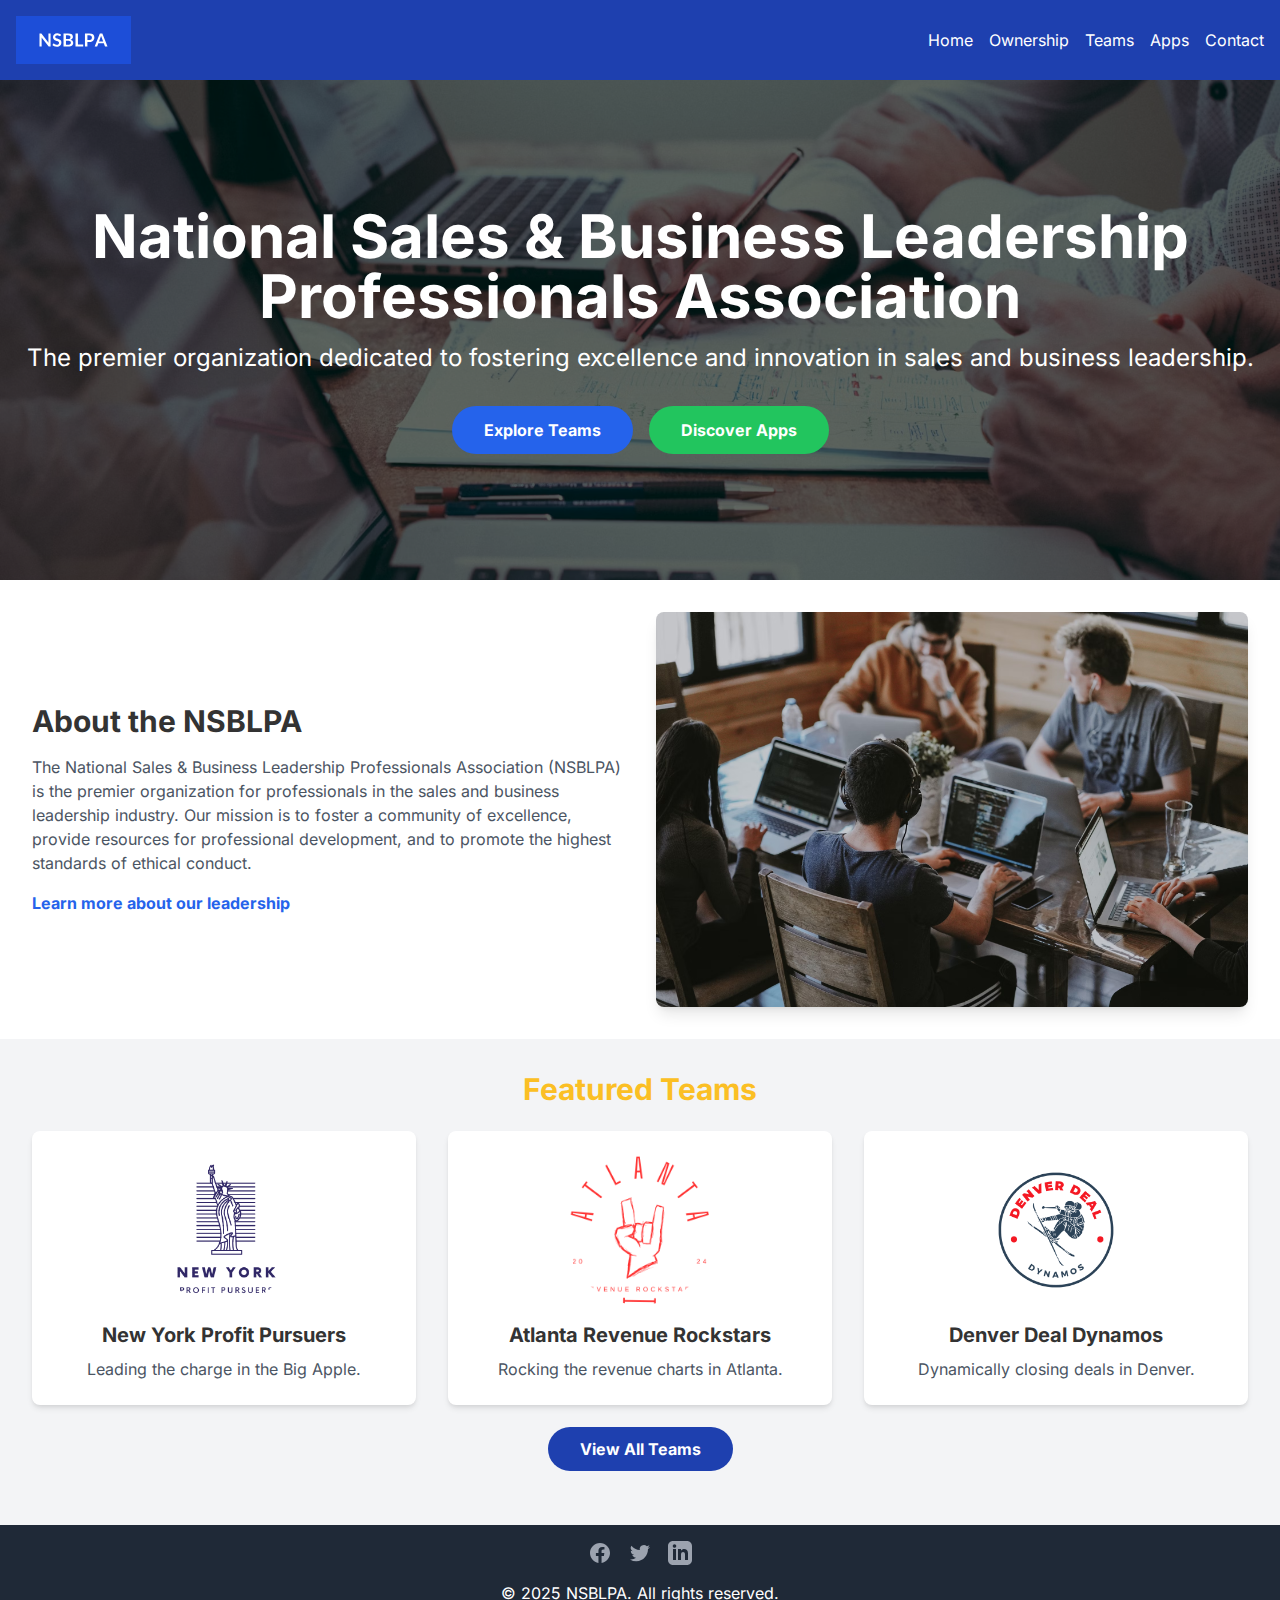
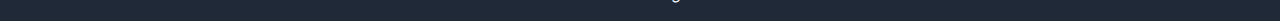
<file: index.html>
<!DOCTYPE html>
<html lang="en">
<head>
    <meta charset="UTF-8">
    <meta name="viewport" content="width=device-width, initial-scale=1.0">
    <title>NSBLPA Prototype</title>
    <link rel="apple-touch-icon" href="./assets/images/logo.svg">
    <link rel="shortcut icon" type="image/x-icon" href="./assets/images/logo.svg">
    <link rel="stylesheet" href="./assets/style/interFont.css">
    <script src="./assets/script/tailwindcss.js"></script>
    <link rel="stylesheet" href="./assets/style/styles.css">
</head>
<body class="bg-gray-100">

    <header class="bg-blue-800 text-white p-4">
        <div class="container mx-auto flex justify-between items-center">
            <a href="index.html">
                <img src="./assets/images/logo.svg" alt="NSBLPA Logo" class="h-12">
            </a>
            <nav class="hidden md:flex space-x-4">
                <a href="index.html" class="hover:text-gray-300">Home</a>
                <a href="ownership.html" class="hover:text-gray-300">Ownership</a>
                <a href="teams.html" class="hover:text-gray-300">Teams</a>
                <a href="apps.html" class="hover:text-gray-300">Apps</a>
                <a href="contact.html" class="hover:text-gray-300">Contact</a>
            </nav>
            <div class="md:hidden">
                <button id="mobile-menu-button" class="text-white focus:outline-none" aria-controls="mobile-menu" aria-expanded="false">
                    <svg class="w-6 h-6" fill="none" stroke="currentColor" viewBox="0 0 24 24" xmlns="http://www.w3.org/2000/svg">
                        <path stroke-linecap="round" stroke-linejoin="round" stroke-width="2" d="M4 6h16M4 12h16m-7 6h7"></path>
                    </svg>
                </button>
            </div>
        </div>
        <div id="mobile-menu" class="hidden md:hidden">
            <a href="index.html" class="block py-2 px-4 text-sm hover:bg-blue-700">Home</a>
            <a href="ownership.html" class="block py-2 px-4 text-sm hover:bg-blue-700">Ownership</a>
            <a href="teams.html" class="block py-2 px-4 text-sm hover:bg-blue-700">Teams</a>
            <a href="apps.html" class="block py-2 px-4 text-sm hover:bg-blue-700">Apps</a>
            <a href="contact.html" class="block py-2 px-4 text-sm hover:bg-blue-700">Contact</a>
        </div>
    </header>

    <main>
        <div class="relative bg-cover bg-center h-[500px]" style="background-image: url('./assets/images/banner/homepage.png')">
            <div class="absolute inset-0 bg-black opacity-60"></div>
            <div class="relative container mx-auto h-full flex flex-col justify-center items-center text-center text-white p-4">
                <h1 class="text-4xl md:text-6xl font-bold mb-4">National Sales & Business Leadership Professionals Association</h1>
                <p class="text-lg md:text-2xl mb-8">The premier organization dedicated to fostering excellence and innovation in sales and business leadership.</p>
                <div class="flex flex-col sm:flex-row space-y-4 sm:space-y-0 sm:space-x-4">
                    <a href="teams.html" class="bg-blue-600 text-white px-8 py-3 rounded-full font-bold hover:bg-blue-700 transition duration-300 ease-in-out">Explore Teams</a>
                    <a href="apps.html" class="bg-green-500 text-white px-8 py-3 rounded-full font-bold hover:bg-green-600 transition duration-300 ease-in-out">Discover Apps</a>
                </div>
            </div>
        </div>

        <div class="bg-white">
            <div class="container mx-auto p-8">
                <div class="grid grid-cols-1 md:grid-cols-2 gap-8 items-center">
                    <div>
                        <h2 class="text-3xl font-bold mb-4">About the NSBLPA</h2>
                        <p class="text-gray-600 mb-4">The National Sales & Business Leadership Professionals Association (NSBLPA) is the premier organization for professionals in the sales and business leadership industry. Our mission is to foster a community of excellence, provide resources for professional development, and to promote the highest standards of ethical conduct.</p>
                        <a href="ownership.html" class="text-blue-600 hover:underline font-bold">Learn more about our leadership</a>
                    </div>
                    <div>
                        <img src="./assets/images/ownership.png" alt="A group of professionals in a meeting" class="rounded-lg shadow-lg">
                    </div>
                </div>
            </div>
        </div>

        <div class="container mx-auto p-8">
            <h2 class="text-3xl font-bold mb-6 text-secondary text-center">Featured Teams</h2>
            <div class="grid grid-cols-1 md:grid-cols-3 gap-8">
                <a href="teams.html" class="card p-6 text-center">
                    <img src="./assets/images/new-york-profit-pursuers.png" alt="New York Profit Pursuers Logo" class="mx-auto mb-4 rounded-full w-[150px] h-[150px] object-cover">
                    <h3 class="text-xl font-bold mb-2">New York Profit Pursuers</h3>
                    <p class="text-gray-600">Leading the charge in the Big Apple.</p>
                </a>
                <a href="teams.html" class="card p-6 text-center">
                    <img src="./assets/images/atlanta-revenure-rockers.png" alt="Atlanta Revenue Rockstars Logo" class="mx-auto mb-4 rounded-full w-[150px] h-[150px] object-cover">
                    <h3 class="text-xl font-bold mb-2">Atlanta Revenue Rockstars</h3>
                    <p class="text-gray-600">Rocking the revenue charts in Atlanta.</p>
                </a>
                <a href="teams.html" class="card p-6 text-center">
                    <img src="./assets/images/denver-deal-dynamos.png" alt="Denver Deal Dynamos Logo" class="mx-auto mb-4 rounded-full w-[150px] h-[150px] object-cover">
                    <h3 class="text-xl font-bold mb-2">Denver Deal Dynamos</h3>
                    <p class="text-gray-600">Dynamically closing deals in Denver.</p>
                </a>
            </div>
            <div class="text-center mt-8">
                <a href="teams.html" class="bg-blue-800 text-white px-8 py-3 rounded-full font-bold hover:bg-blue-700 btn-primary">View All Teams</a>
            </div>
        </div>
    </main>

    <footer class="bg-gray-800 text-white p-4 mt-8">
        <div class="container mx-auto text-center">
            <div class="flex justify-center space-x-4 mb-4">
                <a href="#" class="text-gray-400 hover:text-white"><svg class="w-6 h-6" fill="currentColor" viewBox="0 0 24 24" aria-hidden="true"><path fill-rule="evenodd" d="M22 12c0-5.523-4.477-10-10-10S2 6.477 2 12c0 4.991 3.657 9.128 8.438 9.878v-6.987h-2.54V12h2.54V9.797c0-2.506 1.492-3.89 3.777-3.89 1.094 0 2.238.195 2.238.195v2.46h-1.26c-1.243 0-1.63.771-1.63 1.562V12h2.773l-.443 2.89h-2.33v6.988C18.343 21.128 22 16.991 22 12z" clip-rule="evenodd" /></svg></a>
                <a href="#" class="text-gray-400 hover:text-white"><svg class="w-6 h-6" fill="currentColor" viewBox="0 0 24 24" aria-hidden="true"><path d="M8.29 20.251c7.547 0 11.675-6.253 11.675-11.675 0-.178 0-.355-.012-.53A8.348 8.348 0 0022 5.92a8.19 8.19 0 01-2.357.646 4.118 4.118 0 001.804-2.27 8.224 8.224 0 01-2.605.996 4.107 4.107 0 00-6.993 3.743 11.65 11.65 0 01-8.457-4.287 4.106 4.106 0 001.27 5.477A4.072 4.072 0 012.8 9.71v.052a4.105 4.105 0 003.292 4.022 4.095 4.095 0 01-1.853.07 4.108 4.108 0 003.834 2.85A8.233 8.233 0 012 18.407a11.616 11.616 0 006.29 1.84" /></svg></a>
                <a href="#" class="text-gray-400 hover:text-white"><svg class="w-6 h-6" fill="currentColor" viewBox="0 0 24 24" aria-hidden="true"><path d="M19 0h-14c-2.761 0-5 2.239-5 5v14c0 2.761 2.239 5 5 5h14c2.762 0 5-2.239 5-5v-14c0-2.761-2.238-5-5-5zm-11 19h-3v-11h3v11zm-1.5-12.268c-.966 0-1.75-.79-1.75-1.764s.784-1.764 1.75-1.764 1.75.79 1.75 1.764-.783 1.764-1.75 1.764zm13.5 12.268h-3v-5.604c0-3.368-4-3.113-4 0v5.604h-3v-11h3v1.765c1.396-2.586 7-2.777 7 2.476v6.759z"/></svg></a>
            </div>
            <p>&copy; 2025 NSBLPA. All rights reserved.</p>
        </div>
    </footer>

    <script src="assets/script/scripts.js"></script>
</body>
</html>
</file>
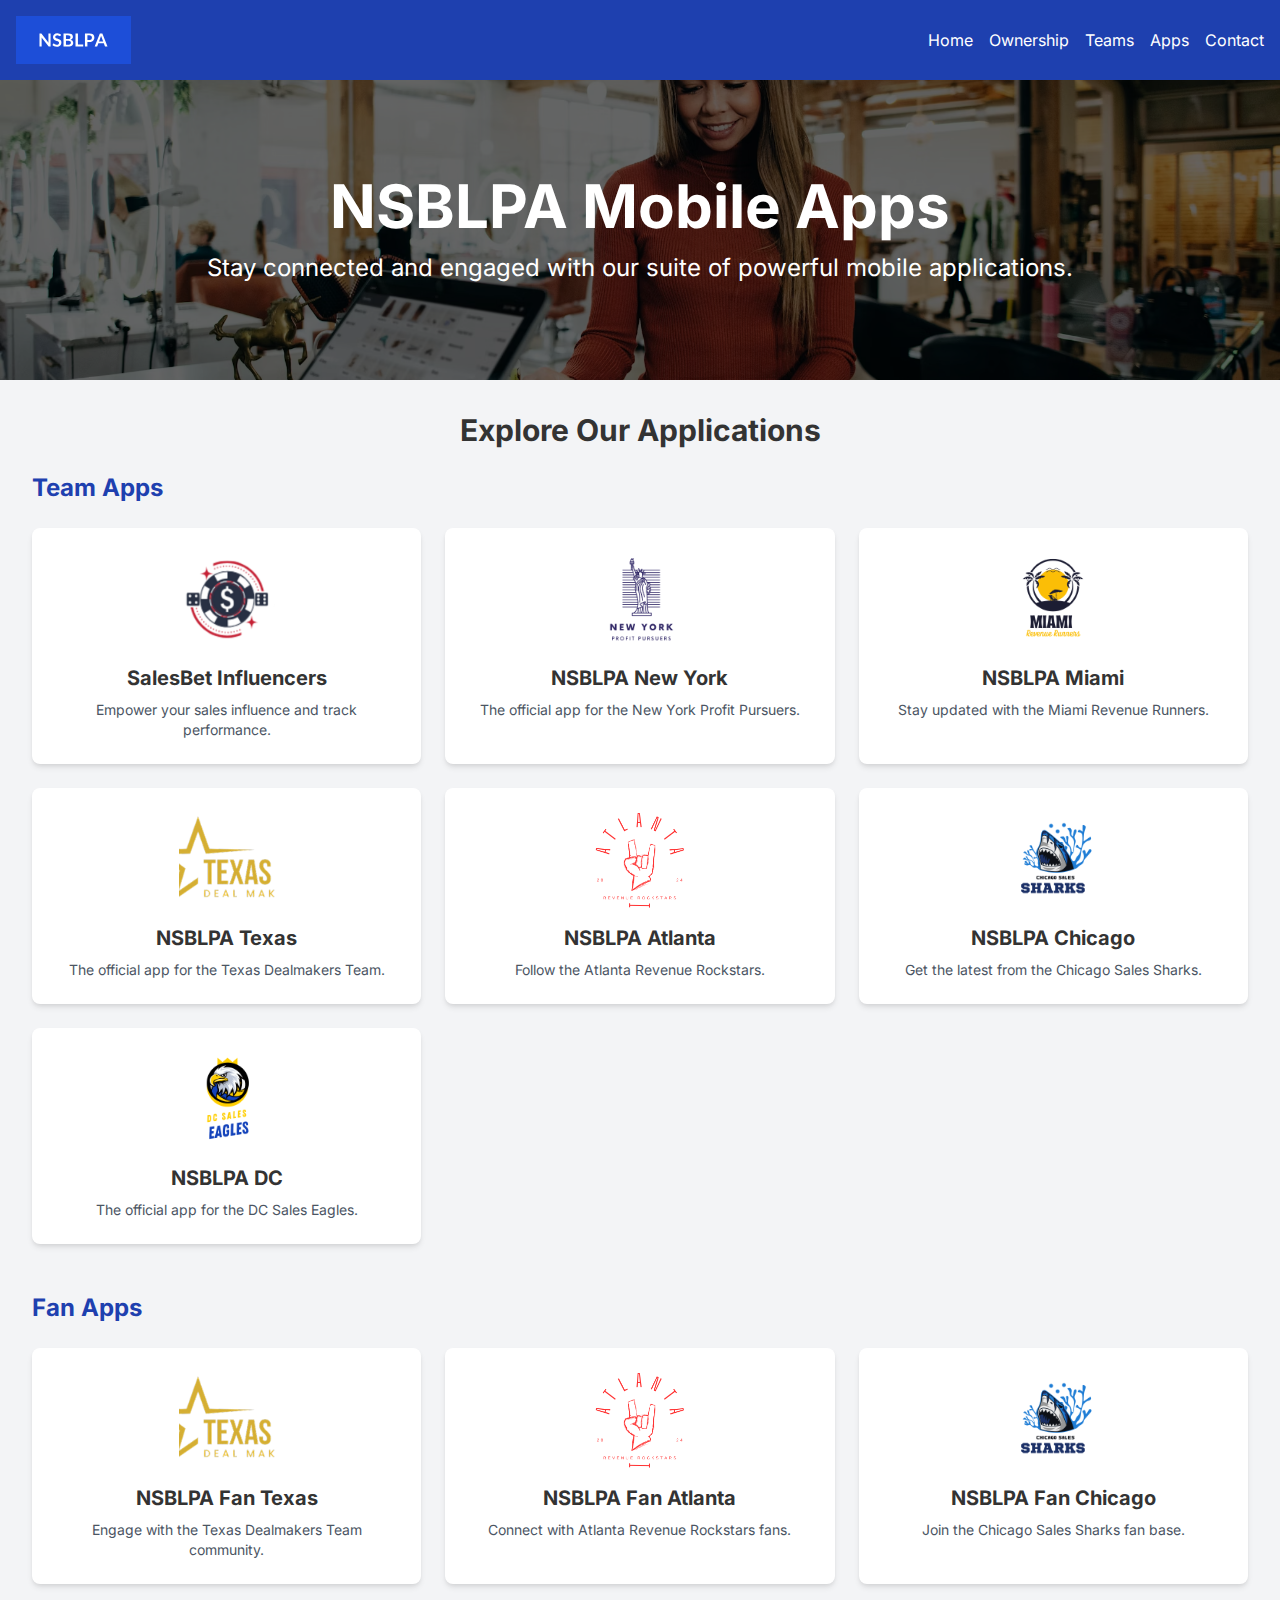
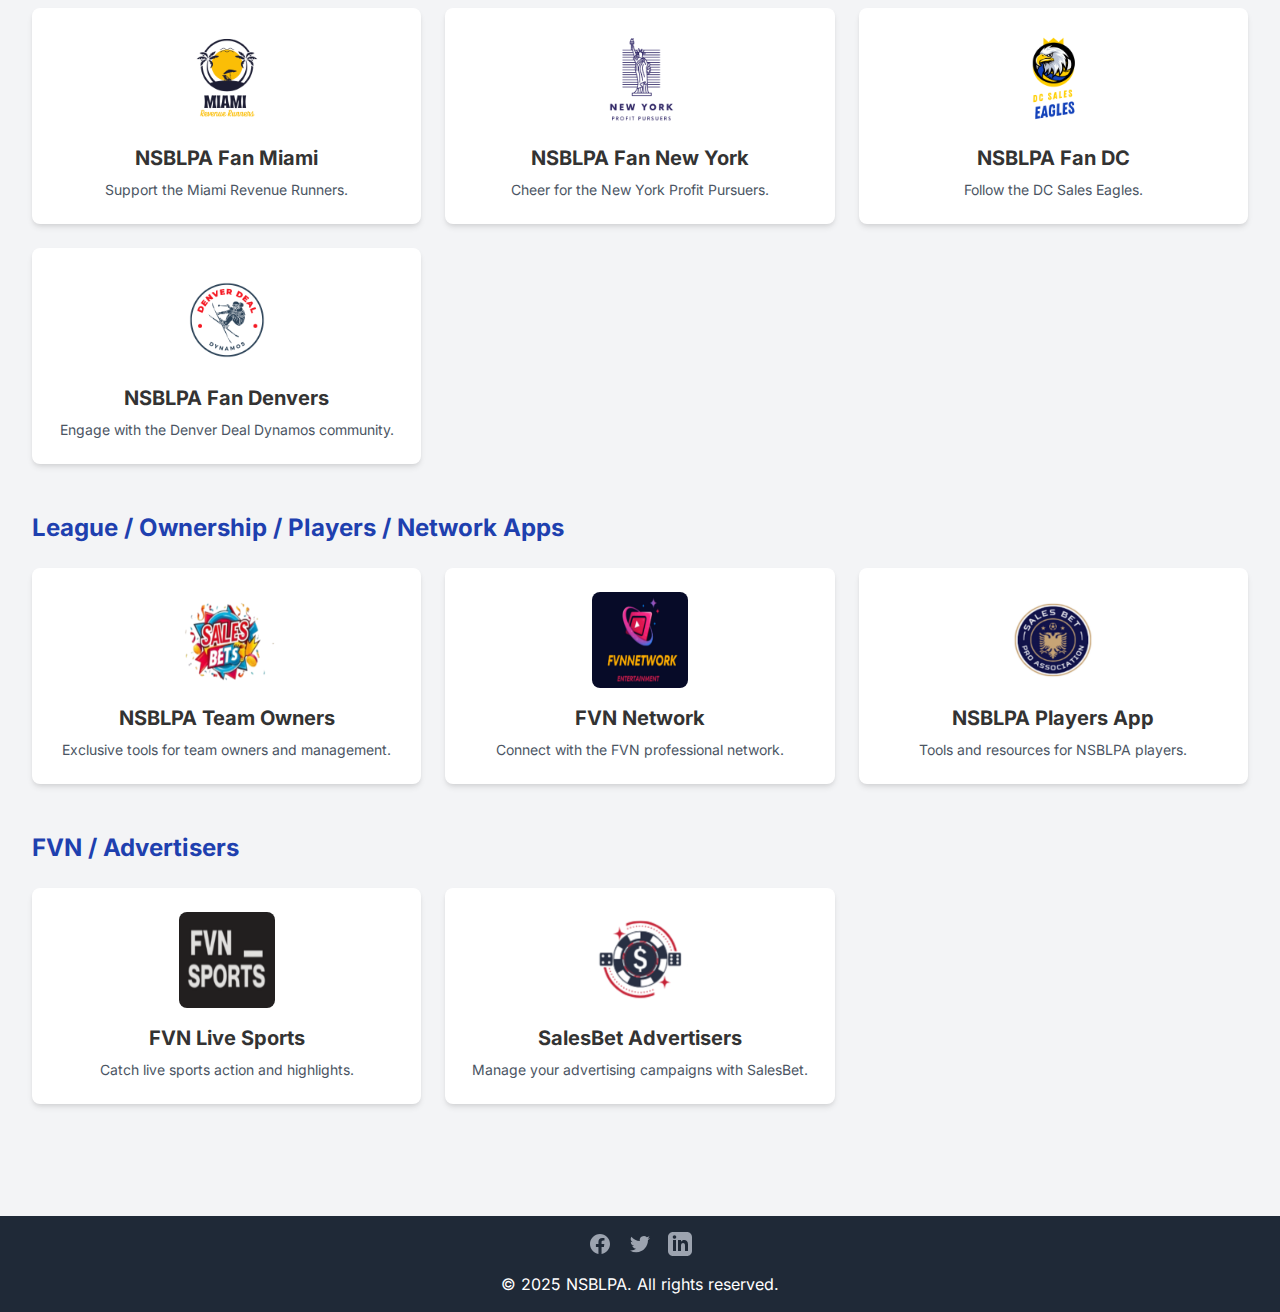
<file: apps.html>
<!DOCTYPE html>
<html lang="en">
<head>
    <meta charset="UTF-8">
    <meta name="viewport" content="width=device-width, initial-scale=1.0">
    <title>Apps - NSBLPA Prototype</title>
    <link rel="apple-touch-icon" href="./assets/images/logo.svg">
    <link rel="shortcut icon" type="image/x-icon" href="./assets/images/logo.svg">
    <link rel="stylesheet" href="./assets/style/interFont.css">
    <script src="./assets/script/tailwindcss.js"></script>
    <link rel="stylesheet" href="./assets/style/styles.css">
</head>
<body class="bg-gray-100">

    <header class="bg-blue-800 text-white p-4">
        <div class="container mx-auto flex justify-between items-center">
            <a href="index.html">
                <img src="./assets/images/logo.svg" alt="NSBLPA Logo" class="h-12">
            </a>
            <nav class="hidden md:flex space-x-4">
                <a href="index.html" class="hover:text-gray-300">Home</a>
                <a href="ownership.html" class="hover:text-gray-300">Ownership</a>
                <a href="teams.html" class="hover:text-gray-300">Teams</a>
                <a href="apps.html" class="hover:text-gray-300">Apps</a>
                <a href="contact.html" class.hover:text-gray-300">Contact</a>
            </nav>
            <div class="md:hidden">
                <button id="mobile-menu-button" class="text-white focus:outline-none" aria-controls="mobile-menu" aria-expanded="false">
                    <svg class="w-6 h-6" fill="none" stroke="currentColor" viewBox="0 0 24 24" xmlns="http://www.w3.org/2000/svg">
                        <path stroke-linecap="round" stroke-linejoin="round" stroke-width="2" d="M4 6h16M4 12h16m-7 6h7"></path>
                    </svg>
                </button>
            </div>
        </div>
        <div id="mobile-menu" class="hidden md:hidden">
            <a href="index.html" class="block py-2 px-4 text-sm hover:bg-blue-700">Home</a>
            <a href="ownership.html" class="block py-2 px-4 text-sm hover:bg-blue-700">Ownership</a>
            <a href="teams.html" class="block py-2 px-4 text-sm hover:bg-blue-700">Teams</a>
            <a href="apps.html" class="block py-2 px-4 text-sm hover:bg-blue-700">Apps</a>
            <a href="contact.html" class="block py-2 px-4 text-sm hover:bg-blue-700">Contact</a>
        </div>
    </header>

    <main>
        <div class="relative bg-cover bg-center h-[300px]" style="background-image: url('./assets/images/banner/apps.png')">
            <div class="absolute inset-0 bg-black opacity-60"></div>
            <div class="relative container mx-auto h-full flex flex-col justify-center items-center text-center text-white p-4">
                <h1 class="text-4xl md:text-6xl font-bold mb-4">NSBLPA Mobile Apps</h1>
                <p class="text-lg md:text-2xl">Stay connected and engaged with our suite of powerful mobile applications.</p>
            </div>
        </div>

        <div class="container mx-auto p-8">
            <h2 class="text-3xl font-bold mb-6 text-center">Explore Our Applications</h2>

            <section class="mb-12">
                <h3 class="text-2xl font-bold mb-6 text-blue-800">Team Apps</h3>
                <div class="grid grid-cols-1 md:grid-cols-2 lg:grid-cols-3 gap-6">
                    <a href="https://play.google.com/store/apps/details?id=com.salesbet.influencers" target="_blank" rel="noopener" class="card p-6 text-center flex flex-col items-center">
                        <img src="./assets/images/apps/sales-bet-influncers.png" alt="SalesBet Influencers App Logo" class="mx-auto mb-4 rounded-lg h-24 w-24 object-cover">
                        <h4 class="text-xl font-bold mb-2">SalesBet Influencers</h4>
                        <p class="text-gray-600 text-sm">Empower your sales influence and track performance.</p>
                    </a>
                    <a href="https://play.google.com/store/apps/details?id=com.nsblpa.newyork" target="_blank" rel="noopener" class="card p-6 text-center flex flex-col items-center">
                        <img src="./assets/images/new-york-profit-pursuers.png" alt="NSBLPA New York App Logo" class="mx-auto mb-4 rounded-lg h-24 w-24 object-cover">
                        <h4 class="text-xl font-bold mb-2">NSBLPA New York</h4>
                        <p class="text-gray-600 text-sm">The official app for the New York Profit Pursuers.</p>
                    </a>
                    <a href="https://play.google.com/store/apps/details?id=com.nsblpa.miami" target="_blank" rel="noopener" class="card p-6 text-center flex flex-col items-center">
                        <img src="./assets/images/miami-revenue-runners.png" alt="NSBLPA Miami App Logo" class="mx-auto mb-4 rounded-lg h-24 w-24 object-cover">
                        <h4 class="text-xl font-bold mb-2">NSBLPA Miami</h4>
                        <p class="text-gray-600 text-sm">Stay updated with the Miami Revenue Runners.</p>
                    </a>
                    <a href="https://play.google.com/store/apps/details?id=com.nsblpa.texas" target="_blank" rel="noopener" class="card p-6 text-center flex flex-col items-center">
                        <img src="./assets/images/texas-deal-maker-steam.png" alt="NSBLPA Texas App Logo" class="mx-auto mb-4 rounded-lg h-24 w-24 object-cover">
                        <h4 class="text-xl font-bold mb-2">NSBLPA Texas</h4>
                        <p class="text-gray-600 text-sm">The official app for the Texas Dealmakers Team.</p>
                    </a>
                    <a href="https://play.google.com/store/apps/details?id=com.nsblpa.atlanta" target="_blank" rel="noopener" class="card p-6 text-center flex flex-col items-center">
                        <img src="./assets/images/atlanta-revenure-rockers.png" alt="NSBLPA Atlanta App Logo" class="mx-auto mb-4 rounded-lg h-24 w-24 object-cover">
                        <h4 class="text-xl font-bold mb-2">NSBLPA Atlanta</h4>
                        <p class="text-gray-600 text-sm">Follow the Atlanta Revenue Rockstars.</p>
                    </a>
                    <a href="https://play.google.com/store/apps/details?id=com.nsblpa.chicago" target="_blank" rel="noopener" class="card p-6 text-center flex flex-col items-center">
                        <img src="./assets/images/chicago-sales-sharks.png" alt="NSBLPA Chicago App Logo" class="mx-auto mb-4 rounded-lg h-24 w-24 object-cover">
                        <h4 class="text-xl font-bold mb-2">NSBLPA Chicago</h4>
                        <p class="text-gray-600 text-sm">Get the latest from the Chicago Sales Sharks.</p>
                    </a>
                    <a href="https://play.google.com/store/apps/details?id=com.nsblpa.dc" target="_blank" rel="noopener" class="card p-6 text-center flex flex-col items-center">
                        <img src="./assets/images/dc-sales-eagles.png" alt="NSBLPA DC App Logo" class="mx-auto mb-4 rounded-lg h-24 w-24 object-cover">
                        <h4 class="text-xl font-bold mb-2">NSBLPA DC</h4>
                        <p class="text-gray-600 text-sm">The official app for the DC Sales Eagles.</p>
                    </a>
                </div>
            </section>

            <section class="mb-12">
                <h3 class="text-2xl font-bold mb-6 text-blue-800">Fan Apps</h3>
                <div class="grid grid-cols-1 md:grid-cols-2 lg:grid-cols-3 gap-6">
                    <a href="https://play.google.com/store/apps/details?id=com.nsblpa.fan.texas" target="_blank" rel="noopener" class="card p-6 text-center flex flex-col items-center">
                        <img src="./assets/images/texas-deal-maker-steam.png" alt="NSBLPA Fan Texas App Logo" class="mx-auto mb-4 rounded-lg h-24 w-24 object-cover">
                        <h4 class="text-xl font-bold mb-2">NSBLPA Fan Texas</h4>
                        <p class="text-gray-600 text-sm">Engage with the Texas Dealmakers Team community.</p>
                    </a>
                    <a href="https://play.google.com/store/apps/details?id=com.nsblpa.fan.atlanta" target="_blank" rel="noopener" class="card p-6 text-center flex flex-col items-center">
                        <img src="./assets/images/atlanta-revenure-rockers.png" alt="NSBLPA Fan Atlanta App Logo" class="mx-auto mb-4 rounded-lg h-24 w-24 object-cover">
                        <h4 class="text-xl font-bold mb-2">NSBLPA Fan Atlanta</h4>
                        <p class="text-gray-600 text-sm">Connect with Atlanta Revenue Rockstars fans.</p>
                    </a>
                    <a href="https://play.google.com/store/apps/details?id=com.nsblpa.fan.chicago" target="_blank" rel="noopener" class="card p-6 text-center flex flex-col items-center">
                        <img src="./assets/images/chicago-sales-sharks.png" alt="NSBLPA Fan Chicago App Logo" class="mx-auto mb-4 rounded-lg h-24 w-24 object-cover">
                        <h4 class="text-xl font-bold mb-2">NSBLPA Fan Chicago</h4>
                        <p class="text-gray-600 text-sm">Join the Chicago Sales Sharks fan base.</p>
                    </a>
                    <a href="https://play.google.com/store/apps/details?id=com.nblpa.fan.miami" target="_blank" rel="noopener" class="card p-6 text-center flex flex-col items-center">
                        <img src="./assets/images/miami-revenue-runners.png" alt="NSBLPA Fan Miami App Logo" class="mx-auto mb-4 rounded-lg h-24 w-24 object-cover">
                        <h4 class="text-xl font-bold mb-2">NSBLPA Fan Miami</h4>
                        <p class="text-gray-600 text-sm">Support the Miami Revenue Runners.</p>
                    </a>
                    <a href="https://play.google.com/store/apps/details?id=com.nsblpa.fan.newyork" target="_blank" rel="noopener" class="card p-6 text-center flex flex-col items-center">
                        <img src="./assets/images/new-york-profit-pursuers.png" alt="NSBLPA Fan New York App Logo" class="mx-auto mb-4 rounded-lg h-24 w-24 object-cover">
                        <h4 class="text-xl font-bold mb-2">NSBLPA Fan New York</h4>
                        <p class="text-gray-600 text-sm">Cheer for the New York Profit Pursuers.</p>
                    </a>
                    <a href="https://play.google.com/store/apps/details?id=com.nsblpa.fan.dc" target="_blank" rel="noopener" class="card p-6 text-center flex flex-col items-center">
                        <img src="./assets/images/dc-sales-eagles.png" alt="NSBLPA Fan DC App Logo" class="mx-auto mb-4 rounded-lg h-24 w-24 object-cover">
                        <h4 class="text-xl font-bold mb-2">NSBLPA Fan DC</h4>
                        <p class="text-gray-600 text-sm">Follow the DC Sales Eagles.</p>
                    </a>
                    <a href="https://play.google.com/store/apps/details?id=com.nsblpa.fan.denvers" target="_blank" rel="noopener" class="card p-6 text-center flex flex-col items-center">
                        <img src="./assets/images/denver-deal-dynamos.png" alt="NSBLPA Fan Denvers App Logo" class="mx-auto mb-4 rounded-lg h-24 w-24 object-cover">
                        <h4 class="text-xl font-bold mb-2">NSBLPA Fan Denvers</h4>
                        <p class="text-gray-600 text-sm">Engage with the Denver Deal Dynamos community.</p>
                    </a>
                </div>
            </section>

            <section class="mb-12">
                <h3 class="text-2xl font-bold mb-6 text-blue-800">League / Ownership / Players / Network Apps</h3>
                <div class="grid grid-cols-1 md:grid-cols-2 lg:grid-cols-3 gap-6">
                    <a href="https://play.google.com/store/apps/details?id=com.nsblpa.team_owners" target="_blank" rel="noopener" class="card p-6 text-center flex flex-col items-center">
                        <img src="./assets/images/apps/sales-bets-team-owner.png" alt="NSBLPA Team Owners App Logo" class="mx-auto mb-4 rounded-lg h-24 w-24 object-cover">
                        <h4 class="text-xl font-bold mb-2">NSBLPA Team Owners</h4>
                        <p class="text-gray-600 text-sm">Exclusive tools for team owners and management.</p>
                    </a>
                    <a href="https://play.google.com/store/apps/details?id=com.fvn.network" target="_blank" rel="noopener" class="card p-6 text-center flex flex-col items-center">
                        <img src="./assets/images/apps/fvn-team-owner.png" alt="FVN Network App Logo" class="mx-auto mb-4 rounded-lg h-24 w-24 object-cover">
                        <h4 class="text-xl font-bold mb-2">FVN Network</h4>
                        <p class="text-gray-600 text-sm">Connect with the FVN professional network.</p>
                    </a>
                    <a href="https://play.google.com/store/apps/details?id=com.nsblpa.playersapp" target="_blank" rel="noopener" class="card p-6 text-center flex flex-col items-center">
                        <img src="./assets/images/apps/sales-bet-pro-association.png" alt="NSBLPA Players App Logo" class="mx-auto mb-4 rounded-lg h-24 w-24 object-cover">
                        <h4 class="text-xl font-bold mb-2">NSBLPA Players App</h4>
                        <p class="text-gray-600 text-sm">Tools and resources for NSBLPA players.</p>
                    </a>
                </div>
            </section>

            <section class="mb-12">
                <h3 class="text-2xl font-bold mb-6 text-blue-800">FVN / Advertisers</h3>
                <div class="grid grid-cols-1 md:grid-cols-2 lg:grid-cols-3 gap-6">
                    <a href="https://play.google.com/store/apps/details?id=com.fvn.livesports" target="_blank" rel="noopener" class="card p-6 text-center flex flex-col items-center">
                        <img src="./assets/images/apps/fvn-live-sports.png" alt="FVN Live Sports App Logo" class="mx-auto mb-4 rounded-lg h-24 w-24 object-cover">
                        <h4 class="text-xl font-bold mb-2">FVN Live Sports</h4>
                        <p class="text-gray-600 text-sm">Catch live sports action and highlights.</p>
                    </a>
                    <a href="https://play.google.com/store/apps/details?id=com.salesbet.advertisers" target="_blank" rel="noopener" class="card p-6 text-center flex flex-col items-center">
                        <img src="./assets/images/apps/sales-bet-influncers.png" alt="SalesBet Advertisers App Logo" class="mx-auto mb-4 rounded-lg h-24 w-24 object-cover">
                        <h4 class="text-xl font-bold mb-2">SalesBet Advertisers</h4>
                        <p class="text-gray-600 text-sm">Manage your advertising campaigns with SalesBet.</p>
                    </a>
                </div>
            </section>
        </div>
    </main>

    <footer class="bg-gray-800 text-white p-4 mt-8">
        <div class="container mx-auto text-center">
            <div class="flex justify-center space-x-4 mb-4">
                <a href="#" class="text-gray-400 hover:text-white"><svg class="w-6 h-6" fill="currentColor" viewBox="0 0 24 24" aria-hidden="true"><path fill-rule="evenodd" d="M22 12c0-5.523-4.477-10-10-10S2 6.477 2 12c0 4.991 3.657 9.128 8.438 9.878v-6.987h-2.54V12h2.54V9.797c0-2.506 1.492-3.89 3.777-3.89 1.094 0 2.238.195 2.238.195v2.46h-1.26c-1.243 0-1.63.771-1.63 1.562V12h2.773l-.443 2.89h-2.33v6.988C18.343 21.128 22 16.991 22 12z" clip-rule="evenodd" /></svg></a>
                <a href="#" class="text-gray-400 hover:text-white"><svg class="w-6 h-6" fill="currentColor" viewBox="0 0 24 24" aria-hidden="true"><path d="M8.29 20.251c7.547 0 11.675-6.253 11.675-11.675 0-.178 0-.355-.012-.53A8.348 8.348 0 0022 5.92a8.19 8.19 0 01-2.357.646 4.118 4.118 0 001.804-2.27 8.224 8.224 0 01-2.605.996 4.107 4.107 0 00-6.993 3.743 11.65 11.65 0 01-8.457-4.287 4.106 4.106 0 001.27 5.477A4.072 4.072 0 012.8 9.71v.052a4.105 4.105 0 003.292 4.022 4.095 4.095 0 01-1.853.07 4.108 4.108 0 003.834 2.85A8.233 8.233 0 012 18.407a11.616 11.616 0 006.29 1.84" /></svg></a>
                <a href="#" class="text-gray-400 hover:text-white"><svg class="w-6 h-6" fill="currentColor" viewBox="0 0 24 24" aria-hidden="true"><path d="M19 0h-14c-2.761 0-5 2.239-5 5v14c0 2.761 2.239 5 5 5h14c2.762 0 5-2.239 5-5v-14c0-2.761-2.238-5-5-5zm-11 19h-3v-11h3v11zm-1.5-12.268c-.966 0-1.75-.79-1.75-1.764s.784-1.764 1.75-1.764 1.75.79 1.75 1.764-.783 1.764-1.75 1.764zm13.5 12.268h-3v-5.604c0-3.368-4-3.113-4 0v5.604h-3v-11h3v1.765c1.396-2.586 7-2.777 7 2.476v6.759z"/></svg></a>
            </div>
            <p>&copy; 2025 NSBLPA. All rights reserved.</p>
        </div>
    </footer>

    <script src="assets/script/scripts.js"></script>
</body>
</html>
</file>
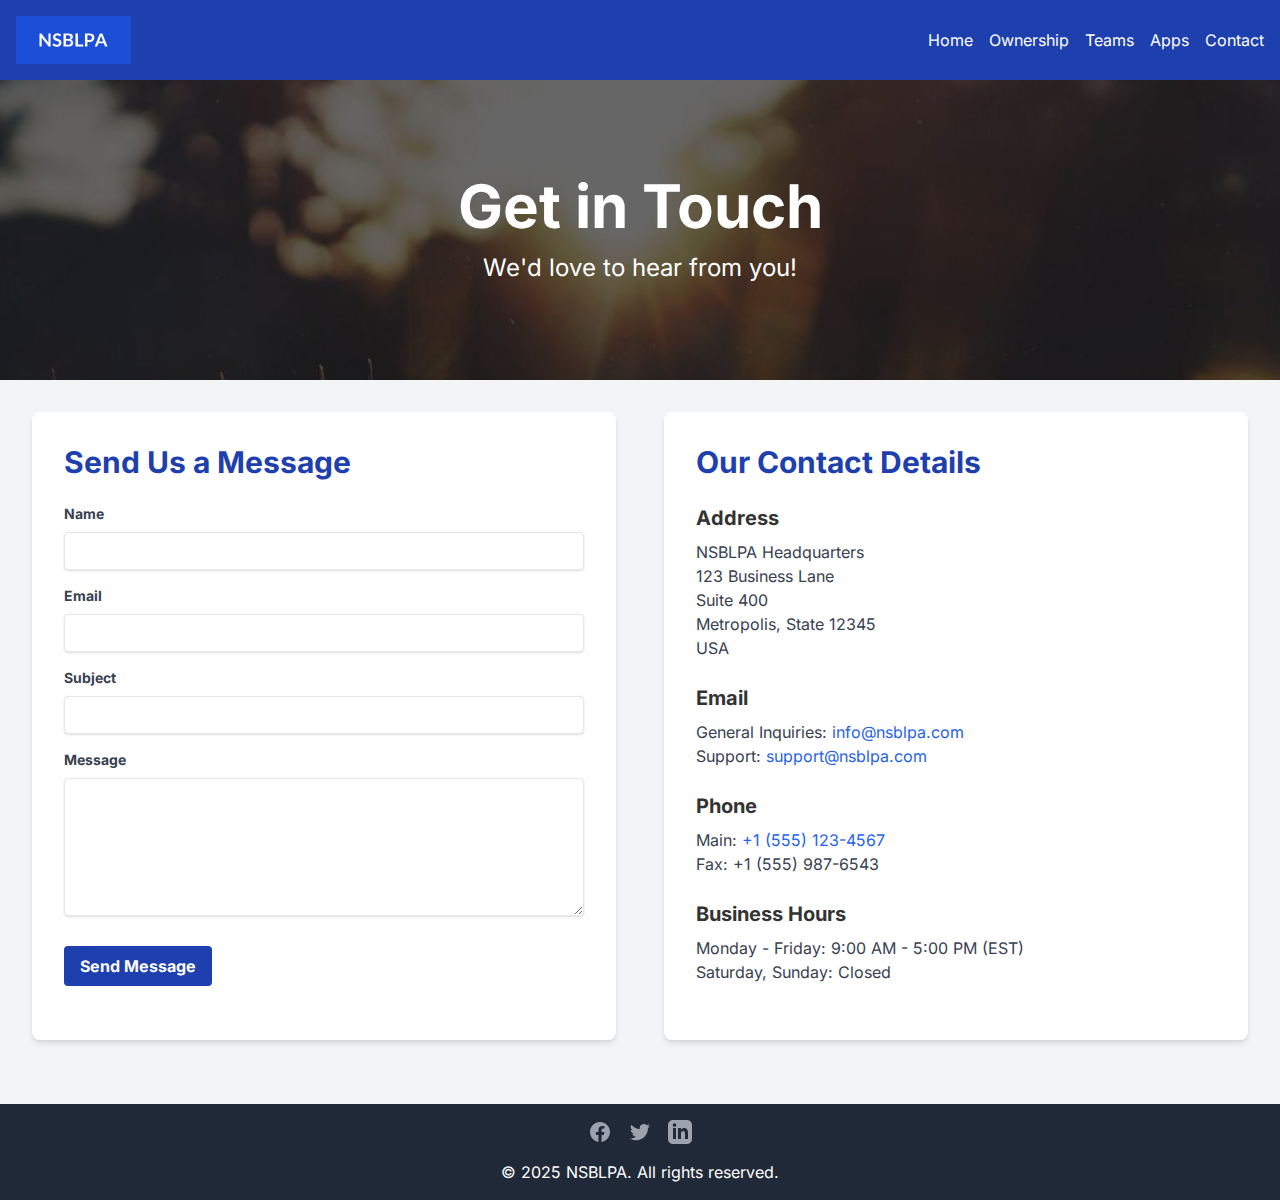
<file: contact.html>
<!DOCTYPE html>
<html lang="en">
<head>
    <meta charset="UTF-8">
    <meta name="viewport" content="width=device-width, initial-scale=1.0">
    <title>Contact - NSBLPA Prototype</title>
    <link rel="apple-touch-icon" href="./assets/images/logo.svg">
    <link rel="shortcut icon" type="image/x-icon" href="./assets/images/logo.svg">
    <link rel="stylesheet" href="./assets/style/interFont.css">
    <script src="./assets/script/tailwindcss.js"></script>
    <link rel="stylesheet" href="./assets/style/styles.css">
</head>
<body class="bg-gray-100">

    <header class="bg-blue-800 text-white p-4">
        <div class="container mx-auto flex justify-between items-center">
            <a href="index.html">
                <img src="./assets/images/logo.svg" alt="NSBLPA Logo" class="h-12">
            </a>
            <nav class="hidden md:flex space-x-4">
                <a href="index.html" class="hover:text-gray-300">Home</a>
                <a href="ownership.html" class="hover:text-gray-300">Ownership</a>
                <a href="teams.html" class="hover:text-gray-300">Teams</a>
                <a href="apps.html" class="hover:text-gray-300">Apps</a>
                <a href="contact.html" class="hover:text-gray-300">Contact</a>
            </nav>
            <div class="md:hidden">
                <button id="mobile-menu-button" class="text-white focus:outline-none" aria-controls="mobile-menu" aria-expanded="false">
                    <svg class="w-6 h-6" fill="none" stroke="currentColor" viewBox="0 0 24 24" xmlns="http://www.w3.org/2000/svg">
                        <path stroke-linecap="round" stroke-linejoin="round" stroke-width="2" d="M4 6h16M4 12h16m-7 6h7"></path>
                    </svg>
                </button>
            </div>
        </div>
        <div id="mobile-menu" class="hidden md:hidden">
            <a href="index.html" class="block py-2 px-4 text-sm hover:bg-blue-700">Home</a>
            <a href="ownership.html" class="block py-2 px-4 text-sm hover:bg-blue-700">Ownership</a>
            <a href="teams.html" class="block py-2 px-4 text-sm hover:bg-blue-700">Teams</a>
            <a href="apps.html" class="block py-2 px-4 text-sm hover:bg-blue-700">Apps</a>
            <a href="contact.html" class="block py-2 px-4 text-sm hover:bg-blue-700">Contact</a>
        </div>
    </header>

    <main>
        <div class="relative bg-cover bg-center h-[300px]" style="background-image: url('./assets/images/banner/contact.png')">
            <div class="absolute inset-0 bg-black opacity-60"></div>
            <div class="relative container mx-auto h-full flex flex-col justify-center items-center text-center text-white p-4">
                <h1 class="text-4xl md:text-6xl font-bold mb-4">Get in Touch</h1>
                <p class="text-lg md:text-2xl">We'd love to hear from you!</p>
            </div>
        </div>

        <div class="container mx-auto p-8">
            <div class="grid grid-cols-1 md:grid-cols-2 gap-12">
                <!-- Contact Form -->
                <div class="card p-8">
                    <h2 class="text-3xl font-bold mb-6 text-blue-800">Send Us a Message</h2>
                    <form action="mailto:contact@nsblpa.com" method="post" enctype="text/plain">
                        <div class="mb-4">
                            <label for="name" class="block text-gray-700 text-sm font-bold mb-2">Name</label>
                            <input type="text" id="name" name="name" class="shadow appearance-none border rounded w-full py-2 px-3 text-gray-700 leading-tight focus:outline-none focus:shadow-outline" required>
                        </div>
                        <div class="mb-4">
                            <label for="email" class="block text-gray-700 text-sm font-bold mb-2">Email</label>
                            <input type="email" id="email" name="email" class="shadow appearance-none border rounded w-full py-2 px-3 text-gray-700 leading-tight focus:outline-none focus:shadow-outline" required>
                        </div>
                        <div class="mb-4">
                            <label for="subject" class="block text-gray-700 text-sm font-bold mb-2">Subject</label>
                            <input type="text" id="subject" name="subject" class="shadow appearance-none border rounded w-full py-2 px-3 text-gray-700 leading-tight focus:outline-none focus:shadow-outline">
                        </div>
                        <div class="mb-6">
                            <label for="message" class="block text-gray-700 text-sm font-bold mb-2">Message</label>
                            <textarea id="message" name="message" rows="6" class="shadow appearance-none border rounded w-full py-2 px-3 text-gray-700 leading-tight focus:outline-none focus:shadow-outline" required></textarea>
                        </div>
                        <div class="flex items-center justify-between">
                            <button type="submit" class="bg-blue-800 hover:bg-blue-700 text-white font-bold py-2 px-4 rounded focus:outline-none focus:shadow-outline transition duration-300 ease-in-out">
                                Send Message
                            </button>
                        </div>
                    </form>
                </div>

                <!-- Contact Information -->
                <div class="card p-8">
                    <h2 class="text-3xl font-bold mb-6 text-blue-800">Our Contact Details</h2>
                    <div class="mb-6">
                        <h3 class="text-xl font-bold mb-2">Address</h3>
                        <p class="text-gray-700">
                            NSBLPA Headquarters<br>
                            123 Business Lane<br>
                            Suite 400<br>
                            Metropolis, State 12345<br>
                            USA
                        </p>
                    </div>
                    <div class="mb-6">
                        <h3 class="text-xl font-bold mb-2">Email</h3>
                        <p class="text-gray-700">
                            General Inquiries: <a href="mailto:info@nsblpa.com" class="text-blue-600 hover:underline">info@nsblpa.com</a><br>
                            Support: <a href="mailto:support@nsblpa.com" class="text-blue-600 hover:underline">support@nsblpa.com</a>
                        </p>
                    </div>
                    <div class="mb-6">
                        <h3 class="text-xl font-bold mb-2">Phone</h3>
                        <p class="text-gray-700">
                            Main: <a href="tel:+1-555-123-4567" class="text-blue-600 hover:underline">+1 (555) 123-4567</a><br>
                            Fax: +1 (555) 987-6543
                        </p>
                    </div>
                    <div class="mb-6">
                        <h3 class="text-xl font-bold mb-2">Business Hours</h3>
                        <p class="text-gray-700">
                            Monday - Friday: 9:00 AM - 5:00 PM (EST)<br>
                            Saturday, Sunday: Closed
                        </p>
                    </div>
                </div>
            </div>
        </div>
    </main>

    <footer class="bg-gray-800 text-white p-4 mt-8">
        <div class="container mx-auto text-center">
            <div class="flex justify-center space-x-4 mb-4">
                <a href="#" class="text-gray-400 hover:text-white"><svg class="w-6 h-6" fill="currentColor" viewBox="0 0 24 24" aria-hidden="true"><path fill-rule="evenodd" d="M22 12c0-5.523-4.477-10-10-10S2 6.477 2 12c0 4.991 3.657 9.128 8.438 9.878v-6.987h-2.54V12h2.54V9.797c0-2.506 1.492-3.89 3.777-3.89 1.094 0 2.238.195 2.238.195v2.46h-1.26c-1.243 0-1.63.771-1.63 1.562V12h2.773l-.443 2.89h-2.33v6.988C18.343 21.128 22 16.991 22 12z" clip-rule="evenodd" /></svg></a>
                <a href="#" class="text-gray-400 hover:text-white"><svg class="w-6 h-6" fill="currentColor" viewBox="0 0 24 24" aria-hidden="true"><path d="M8.29 20.251c7.547 0 11.675-6.253 11.675-11.675 0-.178 0-.355-.012-.53A8.348 8.348 0 0022 5.92a8.19 8.19 0 01-2.357.646 4.118 4.118 0 001.804-2.27 8.224 8.224 0 01-2.605.996 4.107 4.107 0 00-6.993 3.743 11.65 11.65 0 01-8.457-4.287 4.106 4.106 0 001.27 5.477A4.072 4.072 0 012.8 9.71v.052a4.105 4.105 0 003.292 4.022 4.095 4.095 0 01-1.853.07 4.108 4.108 0 003.834 2.85A8.233 8.233 0 012 18.407a11.616 11.616 0 006.29 1.84" /></svg></a>
                <a href="#" class="text-gray-400 hover:text-white"><svg class="w-6 h-6" fill="currentColor" viewBox="0 0 24 24" aria-hidden="true"><path d="M19 0h-14c-2.761 0-5 2.239-5 5v14c0 2.761 2.239 5 5 5h14c2.762 0 5-2.239 5-5v-14c0-2.761-2.238-5-5-5zm-11 19h-3v-11h3v11zm-1.5-12.268c-.966 0-1.75-.79-1.75-1.764s.784-1.764 1.75-1.764 1.75.79 1.75 1.764-.783 1.764-1.75 1.764zm13.5 12.268h-3v-5.604c0-3.368-4-3.113-4 0v5.604h-3v-11h3v1.765c1.396-2.586 7-2.777 7 2.476v6.759z"/></svg></a>
            </div>
            <p>&copy; 2025 NSBLPA. All rights reserved.</p>
        </div>
    </footer>

    <script src="assets/script/scripts.js"></script>
</body>
</html>
</file>
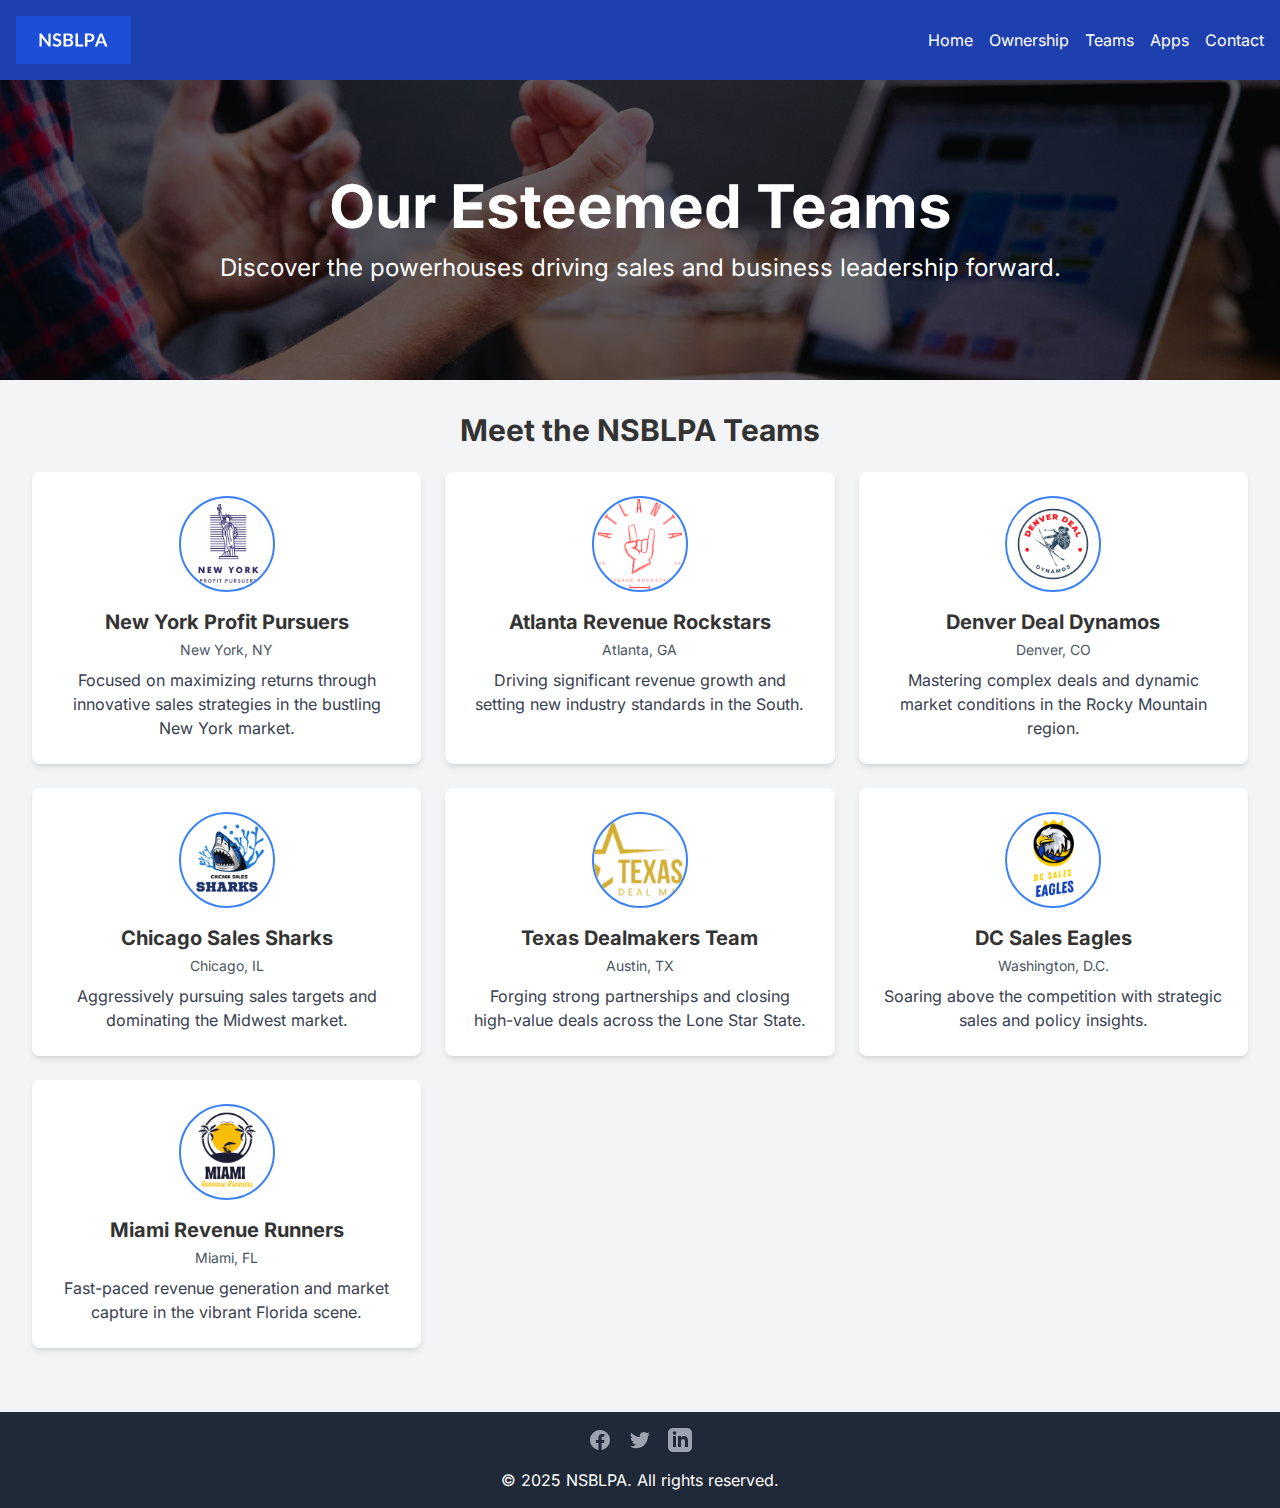
<file: teams.html>
<!DOCTYPE html>
<html lang="en">
<head>
    <meta charset="UTF-8">
    <meta name="viewport" content="width=device-width, initial-scale=1.0">
    <title>Teams - NSBLPA Prototype</title>
    <link rel="apple-touch-icon" href="./assets/images/logo.svg">
    <link rel="shortcut icon" type="image/x-icon" href="./assets/images/logo.svg">
    <link rel="stylesheet" href="./assets/style/interFont.css">
    <script src="./assets/script/tailwindcss.js"></script>
    <link rel="stylesheet" href="./assets/style/styles.css">
</head>
<body class="bg-gray-100">

    <header class="bg-blue-800 text-white p-4">
        <div class="container mx-auto flex justify-between items-center">
            <a href="index.html">
                <img src="./assets/images/logo.svg" alt="NSBLPA Logo" class="h-12">
            </a>
            <nav class="hidden md:flex space-x-4">
                <a href="index.html" class="hover:text-gray-300">Home</a>
                <a href="ownership.html" class="hover:text-gray-300">Ownership</a>
                <a href="teams.html" class="hover:text-gray-300">Teams</a>
                <a href="apps.html" class="hover:text-gray-300">Apps</a>
                <a href="contact.html" class="hover:text-gray-300">Contact</a>
            </nav>
            <div class="md:hidden">
                <button id="mobile-menu-button" class="text-white focus:outline-none" aria-controls="mobile-menu" aria-expanded="false">
                    <svg class="w-6 h-6" fill="none" stroke="currentColor" viewBox="0 0 24 24" xmlns="http://www.w3.org/2000/svg">
                        <path stroke-linecap="round" stroke-linejoin="round" stroke-width="2" d="M4 6h16M4 12h16m-7 6h7"></path>
                    </svg>
                </button>
            </div>
        </div>
        <div id="mobile-menu" class="hidden md:hidden">
            <a href="index.html" class="block py-2 px-4 text-sm hover:bg-blue-700">Home</a>
            <a href="ownership.html" class="block py-2 px-4 text-sm hover:bg-blue-700">Ownership</a>
            <a href="teams.html" class="block py-2 px-4 text-sm hover:bg-blue-700">Teams</a>
            <a href="apps.html" class="block py-2 px-4 text-sm hover:bg-blue-700">Apps</a>
            <a href="contact.html" class="block py-2 px-4 text-sm hover:bg-blue-700">Contact</a>
        </div>
    </header>

    <main>
        <div class="relative bg-cover bg-center h-[300px]" style="background-image: url('./assets/images/banner/teams.png')">
            <div class="absolute inset-0 bg-black opacity-60"></div>
            <div class="relative container mx-auto h-full flex flex-col justify-center items-center text-center text-white p-4">
                <h1 class="text-4xl md:text-6xl font-bold mb-4">Our Esteemed Teams</h1>
                <p class="text-lg md:text-2xl">Discover the powerhouses driving sales and business leadership forward.</p>
            </div>
        </div>

        <div class="container mx-auto p-8">
            <h2 class="text-3xl font-bold mb-6 text-center">Meet the NSBLPA Teams</h2>
            <div class="grid grid-cols-1 md:grid-cols-2 lg:grid-cols-3 gap-6">
                <a href="https://newyorkprofitpursuers.com/" target="_blank" rel="noopener" class="card p-6 text-center flex flex-col items-center">
                    <img src="./assets/images/new-york-profit-pursuers.png" alt="New York Profit Pursuers Logo" class="mx-auto mb-4 rounded-full h-24 w-24 object-cover border-2 border-blue-500">
                    <h3 class="text-xl font-bold mb-1">New York Profit Pursuers</h3>
                    <p class="text-gray-600 text-sm mb-2">New York, NY</p>
                    <p class="text-gray-700 text-center">Focused on maximizing returns through innovative sales strategies in the bustling New York market.</p>
                </a>
                <a href="https://atlantarevenuerockstars.com/" target="_blank" rel="noopener" class="card p-6 text-center flex flex-col items-center">
                    <img src="./assets/images/atlanta-revenure-rockers.png" alt="Atlanta Revenue Rockstars Logo" class="mx-auto mb-4 rounded-full h-24 w-24 object-cover border-2 border-blue-500">
                    <h3 class="text-xl font-bold mb-1">Atlanta Revenue Rockstars</h3>
                    <p class="text-gray-600 text-sm mb-2">Atlanta, GA</p>
                    <p class="text-gray-700 text-center">Driving significant revenue growth and setting new industry standards in the South.</p>
                </a>
                <a href="https://denverdealdynamos.com/" target="_blank" rel="noopener" class="card p-6 text-center flex flex-col items-center">
                    <img src="./assets/images/denver-deal-dynamos.png" alt="Denver Deal Dynamos Logo" class="mx-auto mb-4 rounded-full h-24 w-24 object-cover border-2 border-blue-500">
                    <h3 class="text-xl font-bold mb-1">Denver Deal Dynamos</h3>
                    <p class="text-gray-600 text-sm mb-2">Denver, CO</p>
                    <p class="text-gray-700 text-center">Mastering complex deals and dynamic market conditions in the Rocky Mountain region.</p>
                </a>
                <a href="https://chicagosalessharks.com/" target="_blank" rel="noopener" class="card p-6 text-center flex flex-col items-center">
                    <img src="./assets/images/chicago-sales-sharks.png" alt="Chicago Sales Sharks Logo" class="mx-auto mb-4 rounded-full h-24 w-24 object-cover border-2 border-blue-500">
                    <h3 class="text-xl font-bold mb-1">Chicago Sales Sharks</h3>
                    <p class="text-gray-600 text-sm mb-2">Chicago, IL</p>
                    <p class="text-gray-700 text-center">Aggressively pursuing sales targets and dominating the Midwest market.</p>
                </a>
                <a href="https://texasdealmakersteam.com/" target="_blank" rel="noopener" class="card p-6 text-center flex flex-col items-center">
                    <img src="./assets/images/texas-deal-maker-steam.png" alt="Texas Dealmakers Team Logo" class="mx-auto mb-4 rounded-full h-24 w-24 object-cover border-2 border-blue-500">
                    <h3 class="text-xl font-bold mb-1">Texas Dealmakers Team</h3>
                    <p class="text-gray-600 text-sm mb-2">Austin, TX</p>
                    <p class="text-gray-700 text-center">Forging strong partnerships and closing high-value deals across the Lone Star State.</p>
                </a>
                <a href="https://dcsaleseagles.com/" target="_blank" rel="noopener" class="card p-6 text-center flex flex-col items-center">
                    <img src="./assets/images/dc-sales-eagles.png" alt="DC Sales Eagles Logo" class="mx-auto mb-4 rounded-full h-24 w-24 object-cover border-2 border-blue-500">
                    <h3 class="text-xl font-bold mb-1">DC Sales Eagles</h3>
                    <p class="text-gray-600 text-sm mb-2">Washington, D.C.</p>
                    <p class="text-gray-700 text-center">Soaring above the competition with strategic sales and policy insights.</p>
                </a>
                <a href="https://miamirevenuerunners.com/" target="_blank" rel="noopener" class="card p-6 text-center flex flex-col items-center">
                    <img src="./assets/images/miami-revenue-runners.png" alt="Miami Revenue Runners Logo" class="mx-auto mb-4 rounded-full h-24 w-24 object-cover border-2 border-blue-500">
                    <h3 class="text-xl font-bold mb-1">Miami Revenue Runners</h3>
                    <p class="text-gray-600 text-sm mb-2">Miami, FL</p>
                    <p class="text-gray-700 text-center">Fast-paced revenue generation and market capture in the vibrant Florida scene.</p>
                </a>
            </div>
        </div>
    </main>

    <footer class="bg-gray-800 text-white p-4 mt-8">
        <div class="container mx-auto text-center">
            <div class="flex justify-center space-x-4 mb-4">
                <a href="#" class="text-gray-400 hover:text-white"><svg class="w-6 h-6" fill="currentColor" viewBox="0 0 24 24" aria-hidden="true"><path fill-rule="evenodd" d="M22 12c0-5.523-4.477-10-10-10S2 6.477 2 12c0 4.991 3.657 9.128 8.438 9.878v-6.987h-2.54V12h2.54V9.797c0-2.506 1.492-3.89 3.777-3.89 1.094 0 2.238.195 2.238.195v2.46h-1.26c-1.243 0-1.63.771-1.63 1.562V12h2.773l-.443 2.89h-2.33v6.988C18.343 21.128 22 16.991 22 12z" clip-rule="evenodd" /></svg></a>
                <a href="#" class="text-gray-400 hover:text-white"><svg class="w-6 h-6" fill="currentColor" viewBox="0 0 24 24" aria-hidden="true"><path d="M8.29 20.251c7.547 0 11.675-6.253 11.675-11.675 0-.178 0-.355-.012-.53A8.348 8.348 0 0022 5.92a8.19 8.19 0 01-2.357.646 4.118 4.118 0 001.804-2.27 8.224 8.224 0 01-2.605.996 4.107 4.107 0 00-6.993 3.743 11.65 11.65 0 01-8.457-4.287 4.106 4.106 0 001.27 5.477A4.072 4.072 0 012.8 9.71v.052a4.105 4.105 0 003.292 4.022 4.095 4.095 0 01-1.853.07 4.108 4.108 0 003.834 2.85A8.233 8.233 0 012 18.407a11.616 11.616 0 006.29 1.84" /></svg></a>
                <a href="#" class="text-gray-400 hover:text-white"><svg class="w-6 h-6" fill="currentColor" viewBox="0 0 24 24" aria-hidden="true"><path d="M19 0h-14c-2.761 0-5 2.239-5 5v14c0 2.761 2.239 5 5 5h14c2.762 0 5-2.239 5-5v-14c0-2.761-2.238-5-5-5zm-11 19h-3v-11h3v11zm-1.5-12.268c-.966 0-1.75-.79-1.75-1.764s.784-1.764 1.75-1.764 1.75.79 1.75 1.764-.783 1.764-1.75 1.764zm13.5 12.268h-3v-5.604c0-3.368-4-3.113-4 0v5.604h-3v-11h3v1.765c1.396-2.586 7-2.777 7 2.476v6.759z"/></svg></a>
            </div>
            <p>&copy; 2025 NSBLPA. All rights reserved.</p>
        </div>
    </footer>

    <script src="assets/script/scripts.js"></script>
</body>
</html>
</file>
<file: assets/style/interFont.css>
/* cyrillic-ext */
@font-face {
    font-family: 'Inter';
    font-style: normal;
    font-weight: 400;
    font-display: swap;
    src: url('../fonts/UcC73FwrK3iLTeHuS_nVMrMxCp50SjIa2JL7SUc.woff2') format('woff2');
    unicode-range: U+0460-052F, U+1C80-1C8A, U+20B4, U+2DE0-2DFF, U+A640-A69F, U+FE2E-FE2F;
  }
  /* cyrillic */
  @font-face {
    font-family: 'Inter';
    font-style: normal;
    font-weight: 400;
    font-display: swap;
    src: url('../fonts/UcC73FwrK3iLTeHuS_nVMrMxCp50SjIa0ZL7SUc.woff2') format('woff2');
    unicode-range: U+0301, U+0400-045F, U+0490-0491, U+04B0-04B1, U+2116;
  }
  /* greek-ext */
  @font-face {
    font-family: 'Inter';
    font-style: normal;
    font-weight: 400;
    font-display: swap;
    src: url('../fonts/UcC73FwrK3iLTeHuS_nVMrMxCp50SjIa1ZL7.woff2') format('woff2');
    unicode-range: U+1F00-1FFF;
  }
  /* greek */
  @font-face {
    font-family: 'Inter';
    font-style: normal;
    font-weight: 400;
    font-display: swap;
    src: url('../fonts/UcC73FwrK3iLTeHuS_nVMrMxCp50SjIa1pL7SUc.woff2') format('woff2');
    unicode-range: U+0370-0377, U+037A-037F, U+0384-038A, U+038C, U+038E-03A1, U+03A3-03FF;
  }
  /* vietnamese */
  @font-face {
    font-family: 'Inter';
    font-style: normal;
    font-weight: 400;
    font-display: swap;
    src: url('../fonts/UcC73FwrK3iLTeHuS_nVMrMxCp50SjIa2pL7SUc.woff2') format('woff2');
    unicode-range: U+0102-0103, U+0110-0111, U+0128-0129, U+0168-0169, U+01A0-01A1, U+01AF-01B0, U+0300-0301, U+0303-0304, U+0308-0309, U+0323, U+0329, U+1EA0-1EF9, U+20AB;
  }
  /* latin-ext */
  @font-face {
    font-family: 'Inter';
    font-style: normal;
    font-weight: 400;
    font-display: swap;
    src: url('../fonts/UcC73FwrK3iLTeHuS_nVMrMxCp50SjIa25L7SUc.woff2') format('woff2');
    unicode-range: U+0100-02BA, U+02BD-02C5, U+02C7-02CC, U+02CE-02D7, U+02DD-02FF, U+0304, U+0308, U+0329, U+1D00-1DBF, U+1E00-1E9F, U+1EF2-1EFF, U+2020, U+20A0-20AB, U+20AD-20C0, U+2113, U+2C60-2C7F, U+A720-A7FF;
  }
  /* latin */
  @font-face {
    font-family: 'Inter';
    font-style: normal;
    font-weight: 400;
    font-display: swap;
    src: url('../fonts/UcC73FwrK3iLTeHuS_nVMrMxCp50SjIa1ZL7.woff2') format('woff2');
    unicode-range: U+0000-00FF, U+0131, U+0152-0153, U+02BB-02BC, U+02C6, U+02DA, U+02DC, U+0304, U+0308, U+0329, U+2000-206F, U+20AC, U+2122, U+2191, U+2193, U+2212, U+2215, U+FEFF, U+FFFD;
  }
  /* cyrillic-ext */
  @font-face {
    font-family: 'Inter';
    font-style: normal;
    font-weight: 500;
    font-display: swap;
    src: url('../fonts/UcC73FwrK3iLTeHuS_nVMrMxCp50SjIa2JL7SUc.woff2') format('woff2');
    unicode-range: U+0460-052F, U+1C80-1C8A, U+20B4, U+2DE0-2DFF, U+A640-A69F, U+FE2E-FE2F;
  }
  /* cyrillic */
  @font-face {
    font-family: 'Inter';
    font-style: normal;
    font-weight: 500;
    font-display: swap;
    src: url('../fonts/UcC73FwrK3iLTeHuS_nVMrMxCp50SjIa0ZL7SUc.woff2') format('woff2');
    unicode-range: U+0301, U+0400-045F, U+0490-0491, U+04B0-04B1, U+2116;
  }
  /* greek-ext */
  @font-face {
    font-family: 'Inter';
    font-style: normal;
    font-weight: 500;
    font-display: swap;
    src: url('../fonts/UcC73FwrK3iLTeHuS_nVMrMxCp50SjIa1ZL7.woff2') format('woff2');
    unicode-range: U+1F00-1FFF;
  }
  /* greek */
  @font-face {
    font-family: 'Inter';
    font-style: normal;
    font-weight: 500;
    font-display: swap;
    src: url('../fonts/UcC73FwrK3iLTeHuS_nVMrMxCp50SjIa1pL7SUc.woff2') format('woff2');
    unicode-range: U+0370-0377, U+037A-037F, U+0384-038A, U+038C, U+038E-03A1, U+03A3-03FF;
  }
  /* vietnamese */
  @font-face {
    font-family: 'Inter';
    font-style: normal;
    font-weight: 500;
    font-display: swap;
    src: url('../fonts/UcC73FwrK3iLTeHuS_nVMrMxCp50SjIa2pL7SUc.woff2') format('woff2');
    unicode-range: U+0102-0103, U+0110-0111, U+0128-0129, U+0168-0169, U+01A0-01A1, U+01AF-01B0, U+0300-0301, U+0303-0304, U+0308-0309, U+0323, U+0329, U+1EA0-1EF9, U+20AB;
  }
  /* latin-ext */
  @font-face {
    font-family: 'Inter';
    font-style: normal;
    font-weight: 500;
    font-display: swap;
    src: url('../fonts/UcC73FwrK3iLTeHuS_nVMrMxCp50SjIa25L7SUc.woff2') format('woff2');
    unicode-range: U+0100-02BA, U+02BD-02C5, U+02C7-02CC, U+02CE-02D7, U+02DD-02FF, U+0304, U+0308, U+0329, U+1D00-1DBF, U+1E00-1E9F, U+1EF2-1EFF, U+2020, U+20A0-20AB, U+20AD-20C0, U+2113, U+2C60-2C7F, U+A720-A7FF;
  }
  /* latin */
  @font-face {
    font-family: 'Inter';
    font-style: normal;
    font-weight: 500;
    font-display: swap;
    src: url('../fonts/UcC73FwrK3iLTeHuS_nVMrMxCp50SjIa1ZL7.woff2') format('woff2');
    unicode-range: U+0000-00FF, U+0131, U+0152-0153, U+02BB-02BC, U+02C6, U+02DA, U+02DC, U+0304, U+0308, U+0329, U+2000-206F, U+20AC, U+2122, U+2191, U+2193, U+2212, U+2215, U+FEFF, U+FFFD;
  }
  /* cyrillic-ext */
  @font-face {
    font-family: 'Inter';
    font-style: normal;
    font-weight: 600;
    font-display: swap;
    src: url('../fonts/UcC73FwrK3iLTeHuS_nVMrMxCp50SjIa2JL7SUc.woff2') format('woff2');
    unicode-range: U+0460-052F, U+1C80-1C8A, U+20B4, U+2DE0-2DFF, U+A640-A69F, U+FE2E-FE2F;
  }
  /* cyrillic */
  @font-face {
    font-family: 'Inter';
    font-style: normal;
    font-weight: 600;
    font-display: swap;
    src: url('../fonts/UcC73FwrK3iLTeHuS_nVMrMxCp50SjIa0ZL7SUc.woff2') format('woff2');
    unicode-range: U+0301, U+0400-045F, U+0490-0491, U+04B0-04B1, U+2116;
  }
  /* greek-ext */
  @font-face {
    font-family: 'Inter';
    font-style: normal;
    font-weight: 600;
    font-display: swap;
    src: url('../fonts/UcC73FwrK3iLTeHuS_nVMrMxCp50SjIa1ZL7.woff2') format('woff2');
    unicode-range: U+1F00-1FFF;
  }
  /* greek */
  @font-face {
    font-family: 'Inter';
    font-style: normal;
    font-weight: 600;
    font-display: swap;
    src: url('../fonts/UcC73FwrK3iLTeHuS_nVMrMxCp50SjIa1pL7SUc.woff2') format('woff2');
    unicode-range: U+0370-0377, U+037A-037F, U+0384-038A, U+038C, U+038E-03A1, U+03A3-03FF;
  }
  /* vietnamese */
  @font-face {
    font-family: 'Inter';
    font-style: normal;
    font-weight: 600;
    font-display: swap;
    src: url('../fonts/UcC73FwrK3iLTeHuS_nVMrMxCp50SjIa2pL7SUc.woff2') format('woff2');
    unicode-range: U+0102-0103, U+0110-0111, U+0128-0129, U+0168-0169, U+01A0-01A1, U+01AF-01B0, U+0300-0301, U+0303-0304, U+0308-0309, U+0323, U+0329, U+1EA0-1EF9, U+20AB;
  }
  /* latin-ext */
  @font-face {
    font-family: 'Inter';
    font-style: normal;
    font-weight: 600;
    font-display: swap;
    src: url('../fonts/UcC73FwrK3iLTeHuS_nVMrMxCp50SjIa25L7SUc.woff2') format('woff2');
    unicode-range: U+0100-02BA, U+02BD-02C5, U+02C7-02CC, U+02CE-02D7, U+02DD-02FF, U+0304, U+0308, U+0329, U+1D00-1DBF, U+1E00-1E9F, U+1EF2-1EFF, U+2020, U+20A0-20AB, U+20AD-20C0, U+2113, U+2C60-2C7F, U+A720-A7FF;
  }
  /* latin */
  @font-face {
    font-family: 'Inter';
    font-style: normal;
    font-weight: 600;
    font-display: swap;
    src: url('../fonts/UcC73FwrK3iLTeHuS_nVMrMxCp50SjIa1ZL7.woff2') format('woff2');
    unicode-range: U+0000-00FF, U+0131, U+0152-0153, U+02BB-02BC, U+02C6, U+02DA, U+02DC, U+0304, U+0308, U+0329, U+2000-206F, U+20AC, U+2122, U+2191, U+2193, U+2212, U+2215, U+FEFF, U+FFFD;
  }
  /* cyrillic-ext */
  @font-face {
    font-family: 'Inter';
    font-style: normal;
    font-weight: 700;
    font-display: swap;
    src: url('../fonts/UcC73FwrK3iLTeHuS_nVMrMxCp50SjIa2JL7SUc.woff2') format('woff2');
    unicode-range: U+0460-052F, U+1C80-1C8A, U+20B4, U+2DE0-2DFF, U+A640-A69F, U+FE2E-FE2F;
  }
  /* cyrillic */
  @font-face {
    font-family: 'Inter';
    font-style: normal;
    font-weight: 700;
    font-display: swap;
    src: url('../fonts/UcC73FwrK3iLTeHuS_nVMrMxCp50SjIa0ZL7SUc.woff2') format('woff2');
    unicode-range: U+0301, U+0400-045F, U+0490-0491, U+04B0-04B1, U+2116;
  }
  /* greek-ext */
  @font-face {
    font-family: 'Inter';
    font-style: normal;
    font-weight: 700;
    font-display: swap;
    src: url('../fonts/UcC73FwrK3iLTeHuS_nVMrMxCp50SjIa1ZL7.woff2') format('woff2');
    unicode-range: U+1F00-1FFF;
  }
  /* greek */
  @font-face {
    font-family: 'Inter';
    font-style: normal;
    font-weight: 700;
    font-display: swap;
    src: url('../fonts/UcC73FwrK3iLTeHuS_nVMrMxCp50SjIa1pL7SUc.woff2') format('woff2');
    unicode-range: U+0370-0377, U+037A-037F, U+0384-038A, U+038C, U+038E-03A1, U+03A3-03FF;
  }
  /* vietnamese */
  @font-face {
    font-family: 'Inter';
    font-style: normal;
    font-weight: 700;
    font-display: swap;
    src: url('../fonts/UcC73FwrK3iLTeHuS_nVMrMxCp50SjIa2pL7SUc.woff2') format('woff2');
    unicode-range: U+0102-0103, U+0110-0111, U+0128-0129, U+0168-0169, U+01A0-01A1, U+01AF-01B0, U+0300-0301, U+0303-0304, U+0308-0309, U+0323, U+0329, U+1EA0-1EF9, U+20AB;
  }
  /* latin-ext */
  @font-face {
    font-family: 'Inter';
    font-style: normal;
    font-weight: 700;
    font-display: swap;
    src: url('../fonts/UcC73FwrK3iLTeHuS_nVMrMxCp50SjIa25L7SUc.woff2') format('woff2');
    unicode-range: U+0100-02BA, U+02BD-02C5, U+02C7-02CC, U+02CE-02D7, U+02DD-02FF, U+0304, U+0308, U+0329, U+1D00-1DBF, U+1E00-1E9F, U+1EF2-1EFF, U+2020, U+20A0-20AB, U+20AD-20C0, U+2113, U+2C60-2C7F, U+A720-A7FF;
  }
  /* latin */
  @font-face {
    font-family: 'Inter';
    font-style: normal;
    font-weight: 700;
    font-display: swap;
    src: url('../fonts/UcC73FwrK3iLTeHuS_nVMrMxCp50SjIa1ZL7.woff2') format('woff2');
    unicode-range: U+0000-00FF, U+0131, U+0152-0153, U+02BB-02BC, U+02C6, U+02DA, U+02DC, U+0304, U+0308, U+0329, U+2000-206F, U+20AC, U+2122, U+2191, U+2193, U+2212, U+2215, U+FEFF, U+FFFD;
  }
</file>
<file: assets/style/styles.css>
/* Custom styles for NSBLPA Prototype */

body {
    font-family: 'Inter', sans-serif;
    color: #333;
}

.text-secondary {
    color: #FBBF24; /* A gold color */
}

header nav a:hover {
    color: #FBBF24; /* A gold color */
}

.card {
    background-color: white;
    border-radius: 0.5rem;
    box-shadow: 0 4px 6px -1px rgba(0, 0, 0, 0.1), 0 2px 4px -1px rgba(0, 0, 0, 0.06);
    transition: box-shadow 0.3s ease-in-out;
}

.card:hover {
    box-shadow: 0 10px 15px -3px rgba(0, 0, 0, 0.1), 0 4px 6px -2px rgba(0, 0, 0, 0.05);
}

.btn-primary {
    transition: transform 0.2s ease-in-out;
}

.btn-primary:hover {
    transform: translateY(-2px);
}
</file>
